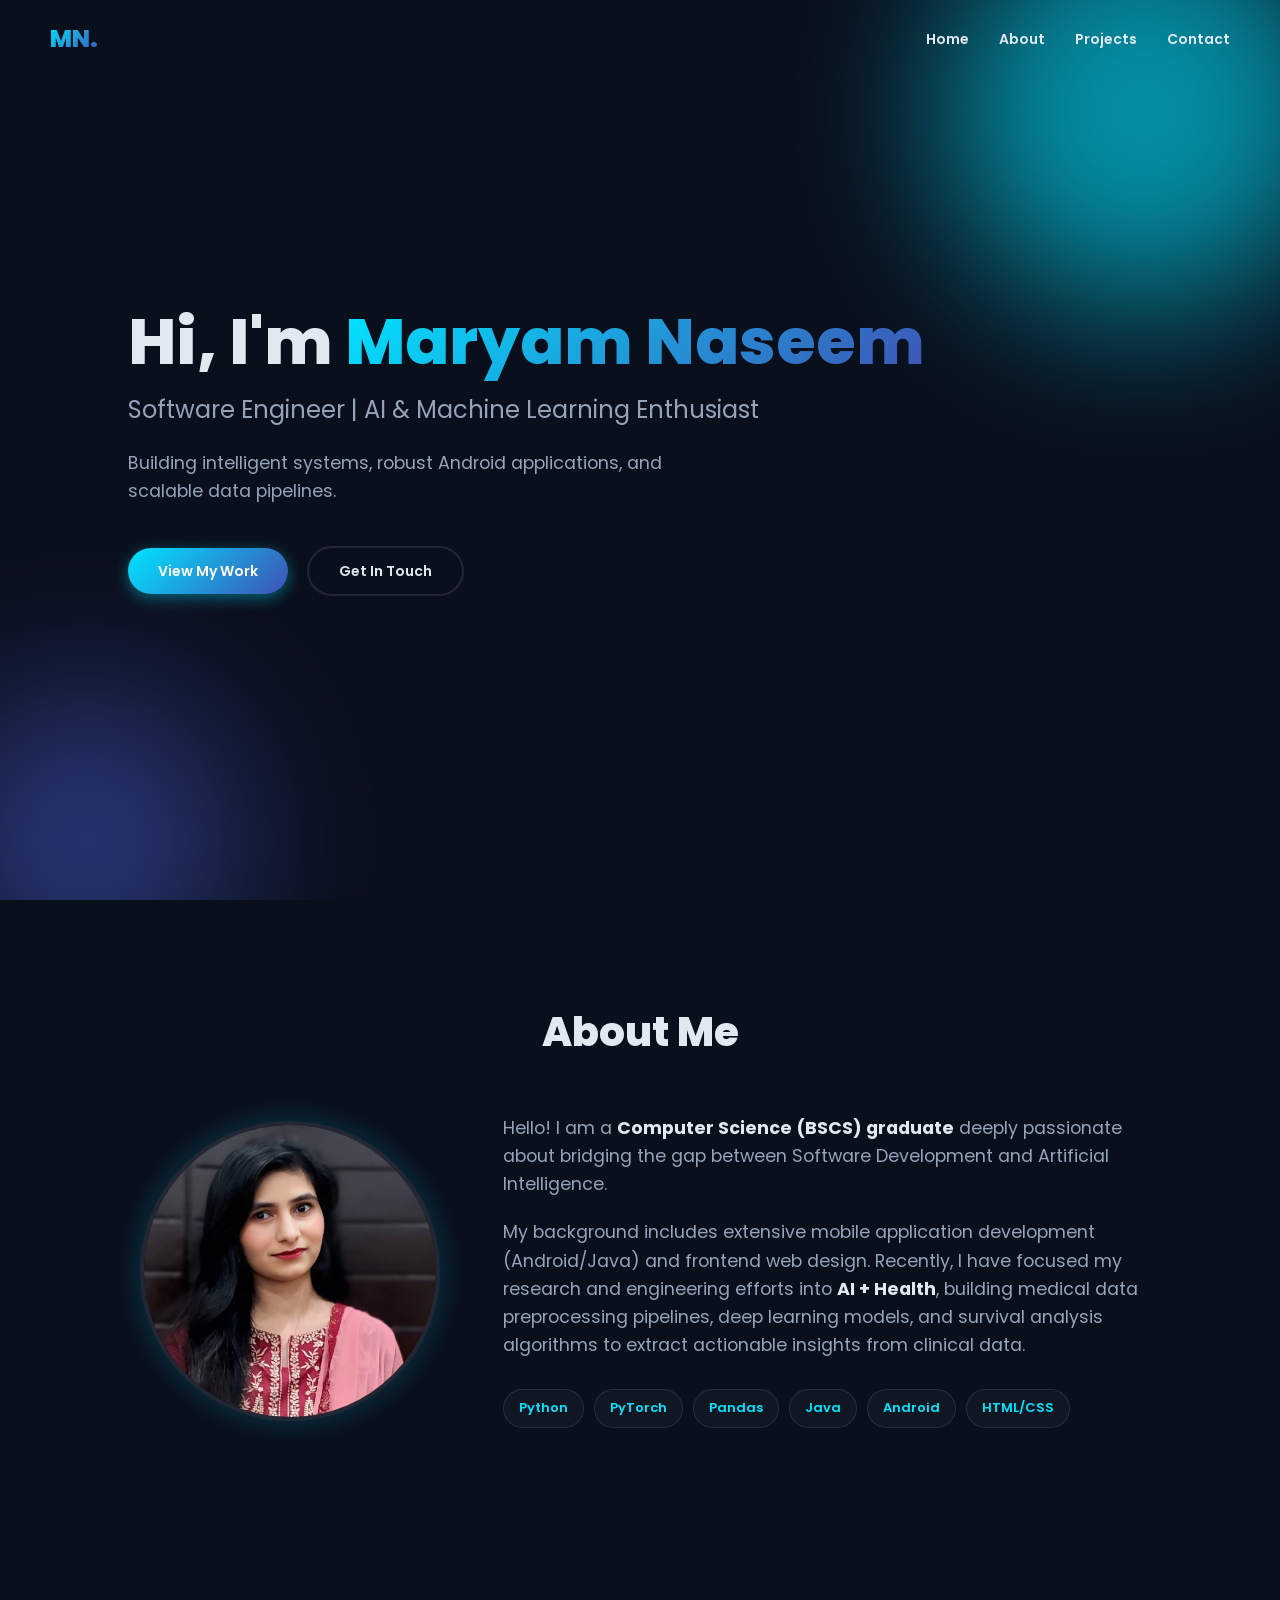
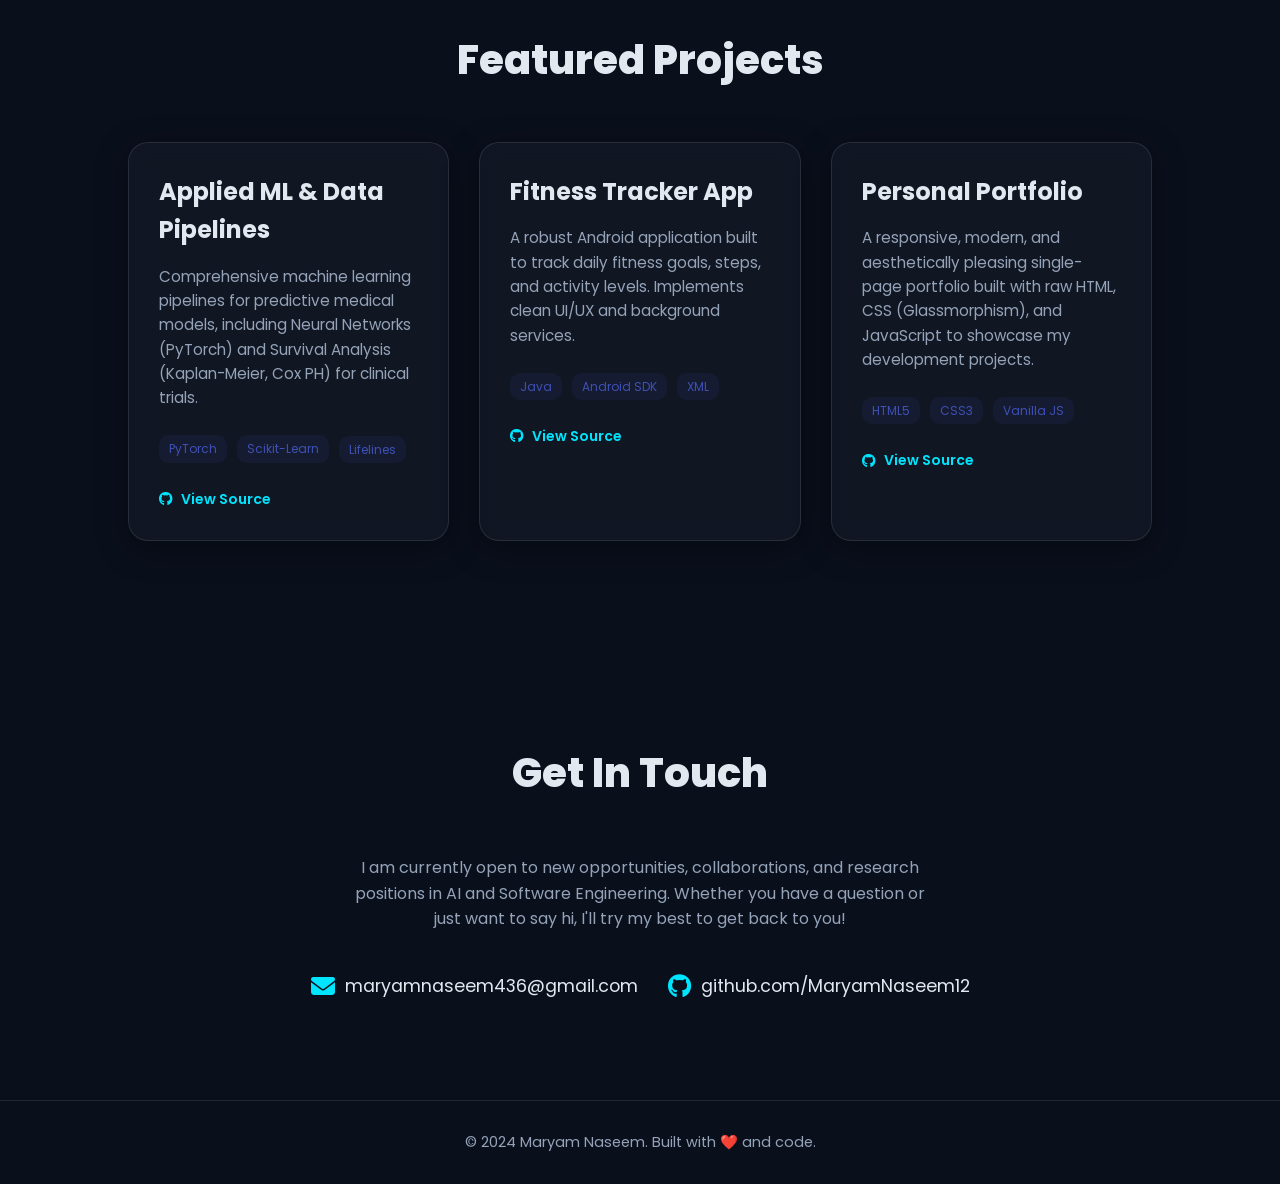
<file: index.html>
<!DOCTYPE html>
<html lang="en">
<head>
    <meta charset="UTF-8">
    <meta name="viewport" content="width=device-width, initial-scale=1.0">
    <title>Maryam Naseem | Software Engineer & AI Enthusiast</title>
    <link rel="stylesheet" href="style.css">
    <link href="https://fonts.googleapis.com/css2?family=Poppins:wght@300;400;600;800&display=swap" rel="stylesheet">
    <link rel="stylesheet" href="https://cdnjs.cloudflare.com/ajax/libs/font-awesome/6.4.0/css/all.min.css">
</head>
<body>
    <!-- Navigation -->
    <nav class="navbar">
        <div class="logo">MN.</div>
        <ul class="nav-links">
            <li><a href="#home">Home</a></li>
            <li><a href="#about">About</a></li>
            <li><a href="#projects">Projects</a></li>
            <li><a href="#contact">Contact</a></li>
        </ul>
    </nav>

    <!-- Hero Section -->
    <section id="home" class="hero">
        <div class="hero-content">
            <h1 class="animate-text">Hi, I'm <span class="highlight">Maryam Naseem</span></h1>
            <h2 class="subtitle">Software Engineer | AI & Machine Learning Enthusiast</h2>
            <p>Building intelligent systems, robust Android applications, and scalable data pipelines.</p>
            <div class="hero-buttons">
                <a href="#projects" class="btn primary-btn">View My Work</a>
                <a href="#contact" class="btn secondary-btn">Get In Touch</a>
            </div>
        </div>
        <div class="hero-shapes">
            <div class="shape shape-1"></div>
            <div class="shape shape-2"></div>
            <div class="shape shape-3"></div>
        </div>
    </section>

    <!-- About Section -->
    <section id="about" class="section">
        <h2 class="section-title">About Me</h2>
        <div class="about-container">
            <div class="about-image">
                <!-- Using a placeholder or her local asset if pushed -->
                <img src="./assets/image/maryam.jpeg" alt="Maryam Naseem" onerror="this.src='https://images.unsplash.com/photo-1498050108023-c5249f4df085?w=500&q=80'">
            </div>
            <div class="about-text">
                <p>Hello! I am a <strong>Computer Science (BSCS) graduate</strong> deeply passionate about bridging the gap between Software Development and Artificial Intelligence.</p>
                <p>My background includes extensive mobile application development (Android/Java) and frontend web design. Recently, I have focused my research and engineering efforts into <strong>AI + Health</strong>, building medical data preprocessing pipelines, deep learning models, and survival analysis algorithms to extract actionable insights from clinical data.</p>
                
                <div class="skills">
                    <span class="skill-tag">Python</span>
                    <span class="skill-tag">PyTorch</span>
                    <span class="skill-tag">Pandas</span>
                    <span class="skill-tag">Java</span>
                    <span class="skill-tag">Android</span>
                    <span class="skill-tag">HTML/CSS</span>
                </div>
            </div>
        </div>
    </section>

    <!-- Projects Section -->
    <section id="projects" class="section">
        <h2 class="section-title">Featured Projects</h2>
        <div class="projects-grid">
            <!-- Project 1 -->
            <div class="project-card">
                <div class="project-content">
                    <h3>Applied ML & Data Pipelines</h3>
                    <p>Comprehensive machine learning pipelines for predictive medical models, including Neural Networks (PyTorch) and Survival Analysis (Kaplan-Meier, Cox PH) for clinical trials.</p>
                    <div class="project-tags">
                        <span>PyTorch</span>
                        <span>Scikit-Learn</span>
                        <span>Lifelines</span>
                    </div>
                    <a href="https://github.com/MaryamNaseem12/Applied-Machine-Learning-Data-Pipelines" target="_blank" class="project-link"><i class="fab fa-github"></i> View Source</a>
                </div>
            </div>
            
            <!-- Project 2 -->
            <div class="project-card">
                <div class="project-content">
                    <h3>Fitness Tracker App</h3>
                    <p>A robust Android application built to track daily fitness goals, steps, and activity levels. Implements clean UI/UX and background services.</p>
                    <div class="project-tags">
                        <span>Java</span>
                        <span>Android SDK</span>
                        <span>XML</span>
                    </div>
                    <a href="https://github.com/MaryamNaseem12/Fitness-Tracker-App" target="_blank" class="project-link"><i class="fab fa-github"></i> View Source</a>
                </div>
            </div>
            
            <!-- Project 3 -->
            <div class="project-card">
                <div class="project-content">
                    <h3>Personal Portfolio</h3>
                    <p>A responsive, modern, and aesthetically pleasing single-page portfolio built with raw HTML, CSS (Glassmorphism), and JavaScript to showcase my development projects.</p>
                    <div class="project-tags">
                        <span>HTML5</span>
                        <span>CSS3</span>
                        <span>Vanilla JS</span>
                    </div>
                    <a href="https://github.com/MaryamNaseem12/my-portfolio" target="_blank" class="project-link"><i class="fab fa-github"></i> View Source</a>
                </div>
            </div>
        </div>
    </section>

    <!-- Contact Section -->
    <section id="contact" class="section">
        <h2 class="section-title">Get In Touch</h2>
        <div class="contact-container">
            <p>I am currently open to new opportunities, collaborations, and research positions in AI and Software Engineering. Whether you have a question or just want to say hi, I'll try my best to get back to you!</p>
            <div class="contact-links">
                <a href="mailto:maryamnaseem436@gmail.com" class="contact-item">
                    <i class="fas fa-envelope"></i> maryamnaseem436@gmail.com
                </a>
                <a href="https://github.com/MaryamNaseem12" target="_blank" class="contact-item">
                    <i class="fab fa-github"></i> github.com/MaryamNaseem12
                </a>
            </div>
        </div>
    </section>

    <footer>
        <p>&copy; 2024 Maryam Naseem. Built with ❤️ and code.</p>
    </footer>

    <script>
        // Simple smooth scroll and navbar effect
        window.addEventListener('scroll', () => {
            const nav = document.querySelector('.navbar');
            if (window.scrollY > 50) {
                nav.classList.add('scrolled');
            } else {
                nav.classList.remove('scrolled');
            }
        });
    </script>
</body>
</html>
</file>
<file: style.css>
/* CSS Variables for Dark Theme & Accents */
:root {
    --bg-color: #0a0f1c;
    --card-bg: rgba(255, 255, 255, 0.03);
    --text-color: #e2e8f0;
    --text-muted: #94a3b8;
    --primary: #00e5ff;
    --secondary: #3f51b5;
    --gradient: linear-gradient(135deg, var(--primary), var(--secondary));
    --glass-border: rgba(255, 255, 255, 0.1);
    --glass-shadow: 0 8px 32px 0 rgba(0, 0, 0, 0.37);
}

* {
    margin: 0;
    padding: 0;
    box-sizing: border-box;
}

html {
    scroll-behavior: smooth;
}

body {
    font-family: 'Poppins', sans-serif;
    background-color: var(--bg-color);
    color: var(--text-color);
    line-height: 1.6;
    overflow-x: hidden;
}

/* Glassmorphism Navigation */
.navbar {
    position: fixed;
    top: 0;
    width: 100%;
    display: flex;
    justify-content: space-between;
    align-items: center;
    padding: 20px 50px;
    z-index: 1000;
    transition: 0.4s ease;
}

.navbar.scrolled {
    background: rgba(10, 15, 28, 0.8);
    backdrop-filter: blur(10px);
    -webkit-backdrop-filter: blur(10px);
    border-bottom: 1px solid var(--glass-border);
    padding: 15px 50px;
}

.logo {
    font-size: 24px;
    font-weight: 800;
    background: var(--gradient);
    -webkit-background-clip: text;
    -webkit-text-fill-color: transparent;
}

.nav-links {
    display: flex;
    list-style: none;
    gap: 30px;
}

.nav-links a {
    color: var(--text-color);
    text-decoration: none;
    font-weight: 600;
    font-size: 14px;
    transition: 0.3s;
}

.nav-links a:hover {
    color: var(--primary);
}

/* Hero Section */
.hero {
    height: 100vh;
    display: flex;
    align-items: center;
    padding: 0 10%;
    position: relative;
    overflow: hidden;
}

.hero-content {
    z-index: 2;
    max-width: 800px;
}

.animate-text {
    font-size: 4rem;
    font-weight: 800;
    margin-bottom: 10px;
    line-height: 1.2;
}

.highlight {
    background: var(--gradient);
    -webkit-background-clip: text;
    -webkit-text-fill-color: transparent;
}

.subtitle {
    font-size: 1.5rem;
    color: var(--text-muted);
    font-weight: 400;
    margin-bottom: 20px;
}

.hero p {
    font-size: 1.1rem;
    color: var(--text-muted);
    margin-bottom: 40px;
    max-width: 600px;
}

.btn {
    display: inline-block;
    padding: 12px 30px;
    border-radius: 30px;
    text-decoration: none;
    font-weight: 600;
    transition: 0.3s;
    font-size: 14px;
    margin-right: 15px;
}

.primary-btn {
    background: var(--gradient);
    color: #fff;
    box-shadow: 0 4px 15px rgba(0, 229, 255, 0.4);
}

.primary-btn:hover {
    transform: translateY(-3px);
    box-shadow: 0 6px 20px rgba(0, 229, 255, 0.6);
}

.secondary-btn {
    background: transparent;
    color: var(--text-color);
    border: 2px solid var(--glass-border);
}

.secondary-btn:hover {
    border-color: var(--primary);
    color: var(--primary);
}

/* Hero Background Shapes */
.hero-shapes .shape {
    position: absolute;
    border-radius: 50%;
    filter: blur(80px);
    z-index: 1;
    opacity: 0.6;
}

.shape-1 {
    top: -10%;
    right: -5%;
    width: 400px;
    height: 400px;
    background: var(--primary);
}

.shape-2 {
    bottom: -10%;
    left: -5%;
    width: 300px;
    height: 300px;
    background: var(--secondary);
}

/* General Sections */
.section {
    padding: 100px 10%;
}

.section-title {
    font-size: 2.5rem;
    font-weight: 800;
    margin-bottom: 50px;
    text-align: center;
}

/* About Section */
.about-container {
    display: flex;
    gap: 50px;
    align-items: center;
}

.about-image {
    flex: 1;
    display: flex;
    justify-content: center;
}

.about-image img {
    width: 300px;
    height: 300px;
    object-fit: cover;
    object-position: top;
    border-radius: 50%;
    border: 4px solid var(--glass-border);
    box-shadow: 0 0 30px rgba(0, 229, 255, 0.2);
}

.about-text {
    flex: 2;
}

.about-text p {
    color: var(--text-muted);
    font-size: 1.1rem;
    margin-bottom: 20px;
}

.about-text strong {
    color: var(--text-color);
}

.skills {
    display: flex;
    flex-wrap: wrap;
    gap: 10px;
    margin-top: 30px;
}

.skill-tag {
    background: var(--card-bg);
    border: 1px solid var(--glass-border);
    padding: 8px 15px;
    border-radius: 20px;
    font-size: 13px;
    font-weight: 600;
    color: var(--primary);
    transition: 0.3s;
}

.skill-tag:hover {
    background: rgba(0, 229, 255, 0.1);
    transform: translateY(-2px);
}

/* Projects Section */
.projects-grid {
    display: grid;
    grid-template-columns: repeat(auto-fit, minmax(300px, 1fr));
    gap: 30px;
}

.project-card {
    background: var(--card-bg);
    backdrop-filter: blur(10px);
    border: 1px solid var(--glass-border);
    border-radius: 20px;
    padding: 30px;
    transition: 0.4s ease;
    box-shadow: var(--glass-shadow);
}

.project-card:hover {
    transform: translateY(-10px);
    border-color: rgba(0, 229, 255, 0.5);
    box-shadow: 0 10px 40px rgba(0, 229, 255, 0.1);
}

.project-content h3 {
    font-size: 1.5rem;
    margin-bottom: 15px;
    color: var(--text-color);
}

.project-content p {
    color: var(--text-muted);
    font-size: 0.95rem;
    margin-bottom: 25px;
}

.project-tags {
    display: flex;
    gap: 10px;
    margin-bottom: 25px;
    flex-wrap: wrap;
}

.project-tags span {
    font-size: 12px;
    color: var(--secondary);
    background: rgba(63, 81, 181, 0.1);
    padding: 4px 10px;
    border-radius: 10px;
}

.project-link {
    color: var(--primary);
    text-decoration: none;
    font-weight: 600;
    font-size: 14px;
    display: flex;
    align-items: center;
    gap: 8px;
    transition: 0.3s;
}

.project-link:hover {
    color: #fff;
}

/* Contact Section */
.contact-container {
    text-align: center;
    max-width: 600px;
    margin: 0 auto;
}

.contact-container p {
    color: var(--text-muted);
    margin-bottom: 40px;
}

.contact-links {
    display: flex;
    justify-content: center;
    gap: 30px;
}

.contact-item {
    display: flex;
    align-items: center;
    gap: 10px;
    color: var(--text-color);
    text-decoration: none;
    font-size: 1.1rem;
    transition: 0.3s;
}

.contact-item i {
    font-size: 1.5rem;
    color: var(--primary);
}

.contact-item:hover {
    color: var(--primary);
}

/* Footer */
footer {
    text-align: center;
    padding: 30px;
    border-top: 1px solid var(--glass-border);
    color: var(--text-muted);
    font-size: 0.9rem;
}

/* Responsive */
@media (max-width: 768px) {
    .animate-text {
        font-size: 2.5rem;
    }
    .about-container {
        flex-direction: column;
        text-align: center;
    }
    .about-image {
        margin-bottom: 30px;
    }
    .nav-links {
        display: none; /* Mobile menu requires JS, keeping it simple for now */
    }
    .contact-links {
        flex-direction: column;
    }
}
</file>
